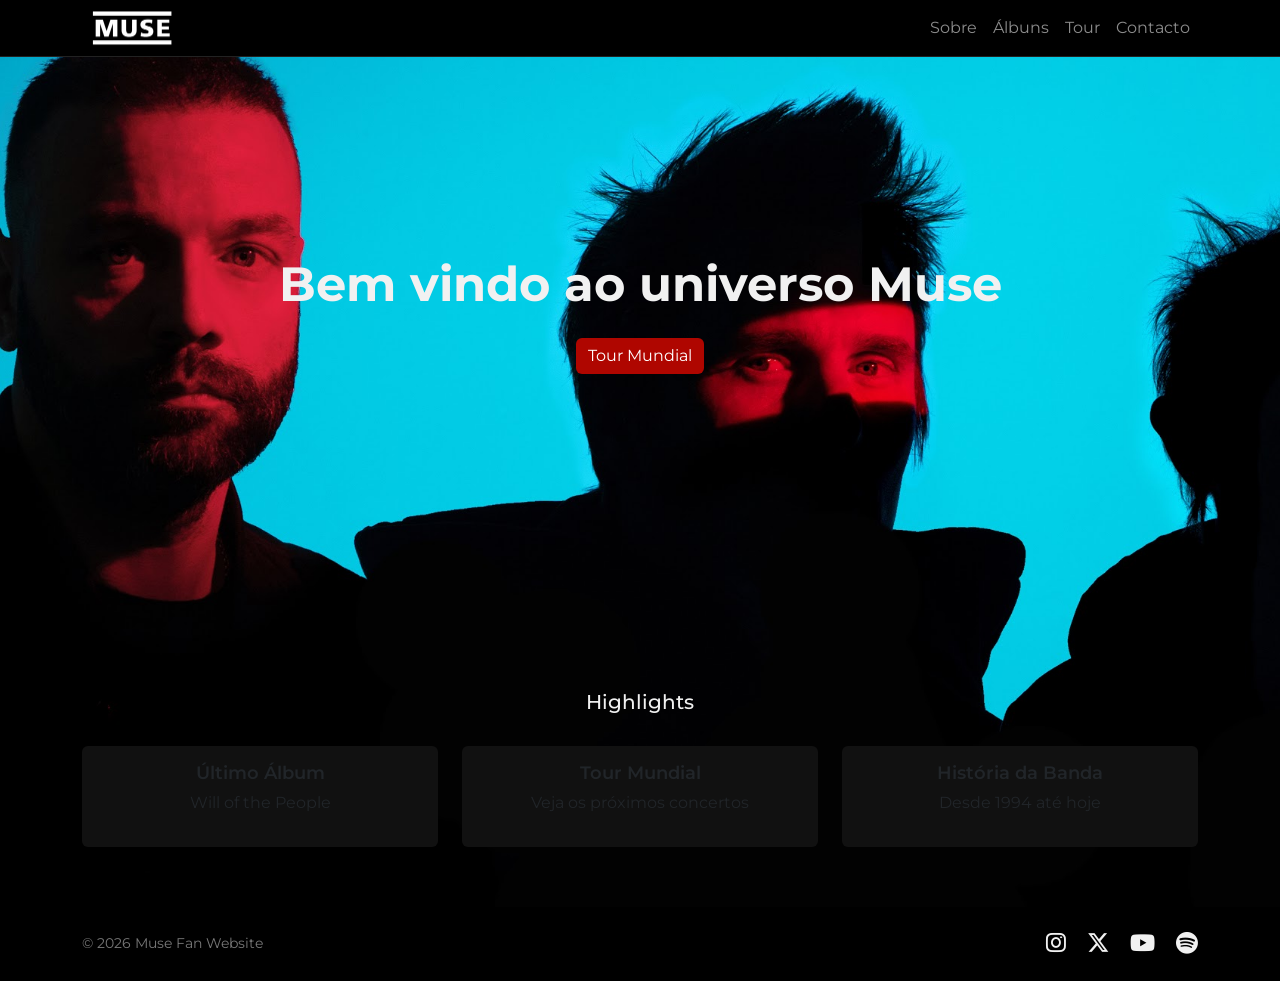
<file: index.html>
<!DOCTYPE html>
<html lang="pt-PT">
<head>
  <meta charset="UTF-8">
  <meta name="viewport" content="width=device-width, initial-scale=1.0">
  <meta name="description" content="Site da banda Muse com informações sobre álbuns, tours, história e novidades. Projeto de formação para curso de Full Stack Developer.">
  <meta name="keywords" content="Muse, banda Muse, rock alternativo, Muse oficial, álbuns Muse, tour Muse">
  <title>Muse | Home</title>
  <!-- Font Awesome -->
  <link rel="stylesheet" href="https://cdnjs.cloudflare.com/ajax/libs/font-awesome/6.5.1/css/all.min.css">
  <!-- Bootstrap -->
  <link href="https://cdn.jsdelivr.net/npm/bootstrap@5.3.2/dist/css/bootstrap.min.css" rel="stylesheet">
  <!-- CSS  Próprio -->
  <link rel="stylesheet" href="assets/css/style.css">
</head>

<body>

<!-- NAVBAR -->
 <header>
  <nav class="navbar navbar-expand-lg navbar-dark bg-black fixed-top">
    <div class="container">
      <a href="index.html"><img src="assets/img/logo.png" alt="Logo Muse" width="100" class="logo"></a>

      <button class="navbar-toggler" type="button" data-bs-toggle="collapse" data-bs-target="#menu">
        <span class="navbar-toggler-icon"></span>
      </button>
      
      <div class="collapse navbar-collapse" id="menu">
        <ul class="navbar-nav ms-auto">
          <li class="nav-item"><a class="nav-link" href="sobre.html">Sobre</a></li>
          <li class="nav-item"><a class="nav-link" href="albuns.html">Álbuns</a></li>
          <li class="nav-item"><a class="nav-link" href="tour.html">Tour</a></li>
          <li class="nav-item"><a class="nav-link" href="contacto.html">Contacto</a></li>
        </ul>
      </div>
    </div>
  </nav>
 </header>

<!-- BANNER (12 colunas) -->
 <main class="banner-main">
  <div class="banner">
    <div class="container">
      <div class="row">
        <div class="col-12 text-center">
          <h1>Bem vindo ao universo Muse</h1>
          <a href="tour.html" class="btn btn-muse mt-3">Tour Mundial</a>
        </div>
      </div>
    </div>
  </div>

<!-- DESTAQUES -->
 <section>
  <div class="container">
    
    <!-- Título -->
     <div class="row mb-4">
      <div class="col-12 text-center">
        <h2>Highlights</h2>
      </div>
    </div>
    
    <!-- Cards (4 + 4 + 4 = 12) -->
     <div class="row text-center">
      
      <div class="col-md-4">
        <div class="card p-3">
          <h3 class="card-title">Último Álbum</h3>
          <p>Will of the People</p>
        </div>
      </div>
      
      <div class="col-md-4">
        <div class="card p-3">
          <h3 class="card-title">Tour Mundial</h3>
          <p>Veja os próximos concertos</p>
        </div>
      </div>

      <div class="col-md-4">
        <div class="card p-3">
          <h3 class="card-title">História da Banda</h3>
          <p>Desde 1994 até hoje</p>
        </div>
      </div>

    </div>
  </div>
 </section>
</main>

<!-- FOOTER -->
<footer>
  <div class="container">
    <div class="row align-items-center">

      <!-- Texto (6 colunas) -->
      <div class="col-md-6 text-center text-md-start">
        <p class="mb-0">© 2026 Muse Fan Website</p>
      </div>
      
      <!-- Redes sociais (6 colunas) -->
       <div class="col-md-6 text-center text-md-end">
        <a href="https://www.instagram.com/muse" target="_blank" class="social-icon">
          <i class="fab fa-instagram"></i>
        </a>

        <a href="https://x.com/muse" target="_blank" class="social-icon">
          <i class="fab fa-x-twitter"></i>
        </a>

        <a href="https://www.youtube.com/muse" target="_blank" class="social-icon">
          <i class="fab fa-youtube"></i>
        </a>

        <a href="https://open.spotify.com/artist/12Chz98pHFMPJEknJQMWvI" target="_blank" class="social-icon">
          <i class="fab fa-spotify"></i>
        </a>
      </div>
    </div>
  </div>
</footer>

<!-- Bootstrap JS -->
<script src="https://cdn.jsdelivr.net/npm/bootstrap@5.3.2/dist/js/bootstrap.bundle.min.js"></script>

</body>
</html>
</file>
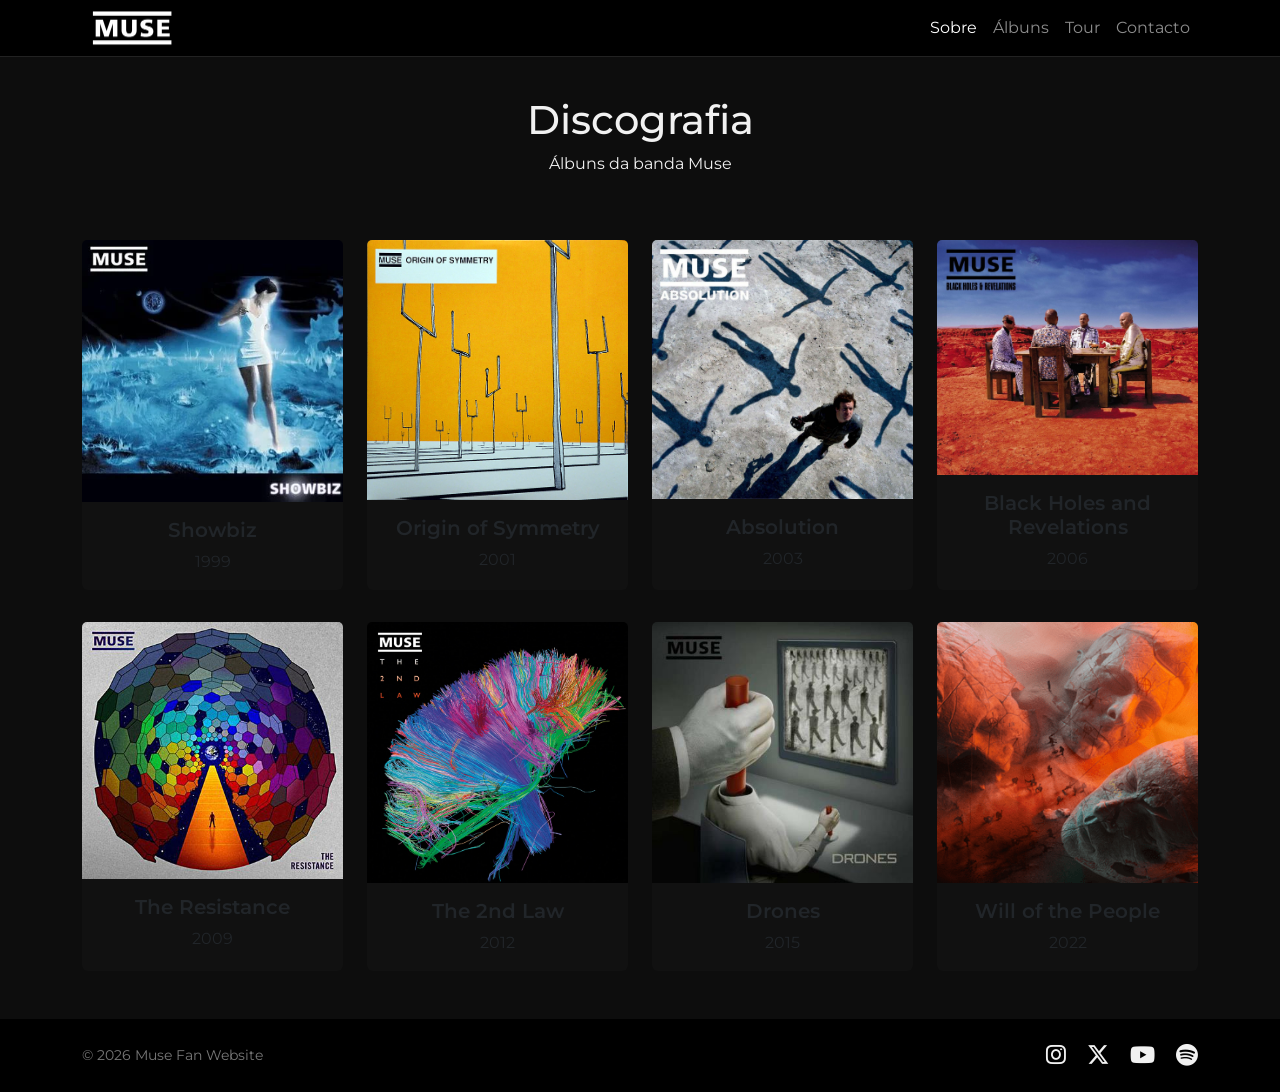
<file: albuns.html>
<!DOCTYPE html>
<html lang="pt-PT">
<head>
  <meta charset="UTF-8">
  <meta name="viewport" content="width=device-width, initial-scale=1.0">
  <title>Muse | Álbuns</title>
  <meta name="description" content="Discografia completa da banda Muse, com seus principais álbuns, anos de lançamento e informações sobre cada trabalho.">
  <meta name="keywords" content="álbuns Muse, discografia Muse, Origin of Symmetry, Absolution, Drones, Will of the People">
  <!-- Font Awesome -->
  <link rel="stylesheet" href="https://cdnjs.cloudflare.com/ajax/libs/font-awesome/6.5.1/css/all.min.css">
  <!-- Bootstrap CSS -->
  <link href="https://cdn.jsdelivr.net/npm/bootstrap@5.3.2/dist/css/bootstrap.min.css" rel="stylesheet">
  <!-- CSS próprio -->
  <link rel="stylesheet" href="assets/css/style.css">
</head>

<body>

  <!-- NAVBAR -->
   <header>
    <nav class="navbar navbar-expand-lg navbar-dark bg-black fixed-top">
      <div class="container">
        <a href="index.html"><img src="assets/img/logo.png" alt="Logo Muse" width="100" class="logo"></a>
        
        <button class="navbar-toggler" type="button" data-bs-toggle="collapse" data-bs-target="#menu">
          <span class="navbar-toggler-icon"></span>
        </button>
        
        <div class="collapse navbar-collapse" id="menu">
          <ul class="navbar-nav ms-auto">
            <li class="nav-item"><a class="nav-link active" href="sobre.html">Sobre</a></li>
            <li class="nav-item"><a class="nav-link" href="albuns.html">Álbuns</a></li>
            <li class="nav-item"><a class="nav-link" href="tour.html">Tour</a></li>
            <li class="nav-item"><a class="nav-link" href="contacto.html">Contacto</a></li>
          </ul>
        </div>
      </div>
    </nav>
   </header>

<!-- CONTEÚDO -->
<main class="container my-5 pt-5">

  <!-- TÍTULO (12 colunas) -->
  <div class="row mb-5">
    <div class="col-12 text-center">
      <h1>Discografia</h1>
      <p>Álbuns da banda Muse</p>
    </div>
  </div>

  <!-- ÁLBUNS - GRID 12 COLUNAS -->
  <!-- Cada card ocupa 3 colunas-->

  <div class="row g-4">

    <div class="col-md-3">
      <div class="card h-100 text-center">
        <img src="assets/img/showbiz.jpg" class="card-img-top" alt="Showbiz">
        <div class="card-body">
          <h2 class="card-title">Showbiz</h2>
          <p class="card-text">1999</p>
        </div>
      </div>
    </div>

    <div class="col-md-3">
      <div class="card h-100 text-center">
        <img src="assets/img/origin.jpeg" class="card-img-top" alt="Origin of Symmetry">
        <div class="card-body">
          <h2 class="card-title">Origin of Symmetry</h2>
          <p class="card-text">2001</p>
        </div>
      </div>
    </div>

    <div class="col-md-3">
      <div class="card h-100 text-center">
        <img src="assets/img/absolution.webp" class="card-img-top" alt="Absolution">
        <div class="card-body">
          <h2 class="card-title">Absolution</h2>
          <p class="card-text">2003</p>
        </div>
      </div>
    </div>

    <div class="col-md-3">
      <div class="card h-100 text-center">
        <img src="assets/img/blackholes.jpg" class="card-img-top" alt="Black Holes and Revelations">
        <div class="card-body">
          <h2 class="card-title">Black Holes and Revelations</h2>
          <p class="card-text">2006</p>
        </div>
      </div>
    </div>

  </div>

  <!-- SEGUNDA LINHA -->
  <div class="row g-4 mt-2">

    <div class="col-md-3">
      <div class="card h-100 text-center">
        <img src="assets/img/resistance.jpg" class="card-img-top" alt="The Resistance">
        <div class="card-body">
          <h2 class="card-title">The Resistance</h2>
          <p class="card-text">2009</p>
        </div>
      </div>
    </div>

    <div class="col-md-3">
      <div class="card h-100 text-center">
        <img src="assets/img/the2ndlaw.webp" class="card-img-top" alt="The 2nd Law">
        <div class="card-body">
          <h2 class="card-title">The 2nd Law</h2>
          <p class="card-text">2012</p>
        </div>
      </div>
    </div>

    <div class="col-md-3">
      <div class="card h-100 text-center">
        <img src="assets/img/drones.jpg" class="card-img-top" alt="Drones">
        <div class="card-body">
          <h2 class="card-title">Drones</h2>
          <p class="card-text">2015</p>
        </div>
      </div>
    </div>

    <div class="col-md-3">
      <div class="card h-100 text-center">
        <img src="assets/img/wotp.png" class="card-img-top" alt="Will of the People">
        <div class="card-body">
          <h2 class="card-title">Will of the People</h2>
          <p class="card-text">2022</p>
        </div>
      </div>
    </div>

  </div>

</main>

<!-- FOOTER -->
<footer>
  <div class="container">
    <div class="row align-items-center">

      <!-- Texto (6 colunas) -->
      <div class="col-md-6 text-center text-md-start">
        <p class="mb-0">© 2026 Muse Fan Website</p>
      </div>
      
      <!-- Redes sociais (6 colunas) -->
       <div class="col-md-6 text-center text-md-end">
        <a href="https://www.instagram.com/muse" target="_blank" class="social-icon">
          <i class="fab fa-instagram"></i>
        </a>

        <a href="https://x.com/muse" target="_blank" class="social-icon">
          <i class="fab fa-x-twitter"></i>
        </a>

        <a href="https://www.youtube.com/muse" target="_blank" class="social-icon">
          <i class="fab fa-youtube"></i>
        </a>

        <a href="https://open.spotify.com/artist/12Chz98pHFMPJEknJQMWvI" target="_blank" class="social-icon">
          <i class="fab fa-spotify"></i>
        </a>
      </div>
    </div>
  </div>
</footer>

<!-- Bootstrap JS -->
<script src="https://cdn.jsdelivr.net/npm/bootstrap@5.3.2/dist/js/bootstrap.bundle.min.js"></script>

</body>
</html>
</file>
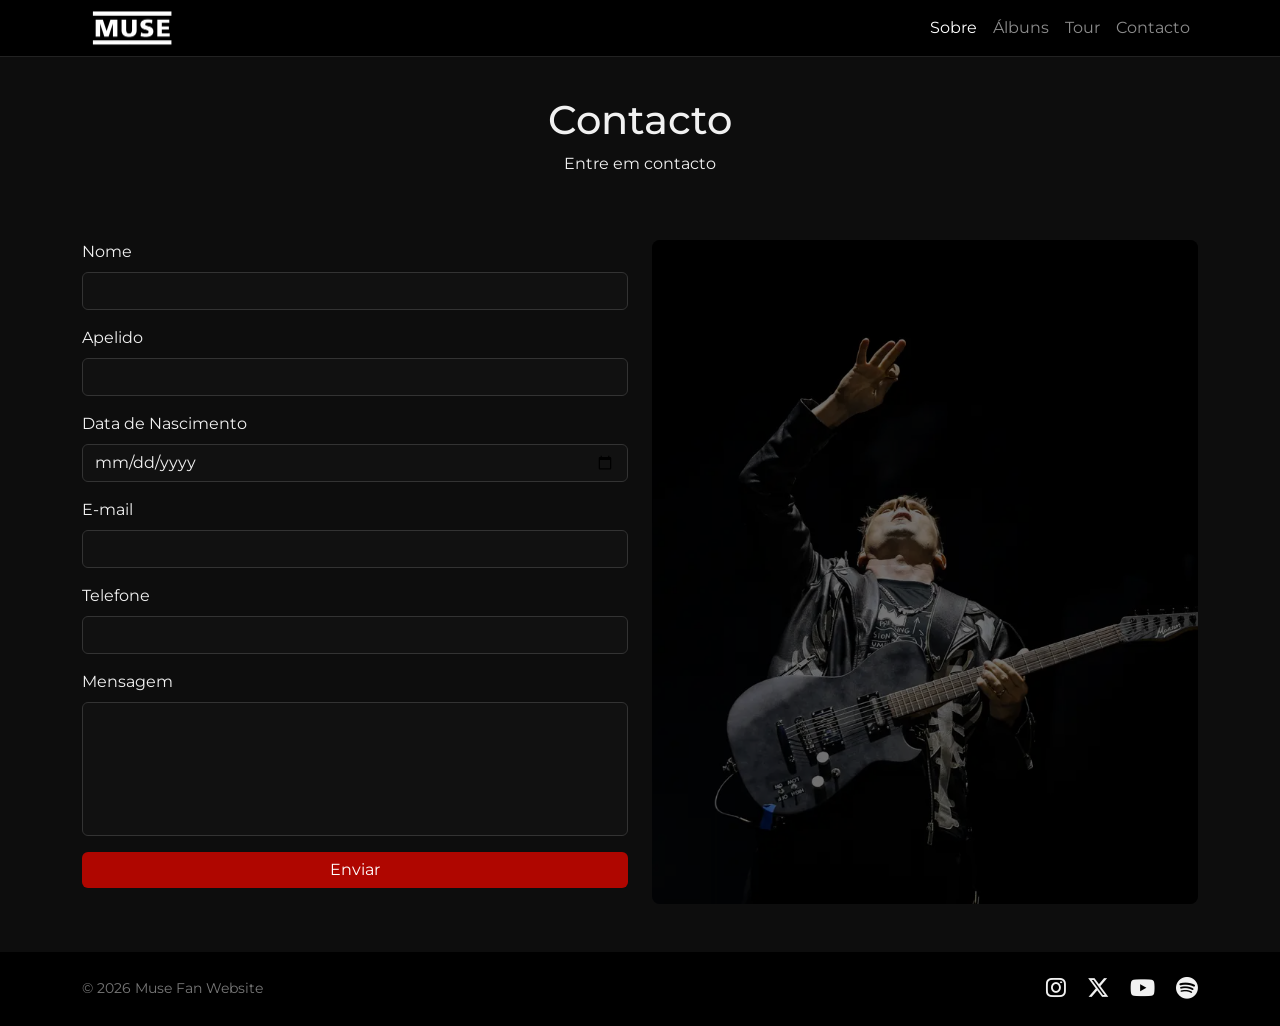
<file: contacto.html>
<!DOCTYPE html>
<html lang="pt-PT">
<head>
  <meta charset="UTF-8">
  <meta name="viewport" content="width=device-width, initial-scale=1.0">
  <title>Muse | Contacto</title>
  <meta name="description" content="Entre em contacto com a equipa do site da banda Muse. Envie sua mensagem através do formulário.">
  <meta name="keywords" content="contacto Muse, site Muse, formulário de contacto Muse">
  <!-- Font Awesome -->
  <link rel="stylesheet" href="https://cdnjs.cloudflare.com/ajax/libs/font-awesome/6.5.1/css/all.min.css">
  <!-- Bootstrap CSS -->
  <link href="https://cdn.jsdelivr.net/npm/bootstrap@5.3.2/dist/css/bootstrap.min.css" rel="stylesheet">
  <!-- CSS próprio -->
  <link rel="stylesheet" href="assets/css/style.css">
</head>

<body>

  <!-- NAVBAR -->
   <header>
    <nav class="navbar navbar-expand-lg navbar-dark bg-black fixed-top">
      <div class="container">
        <a href="index.html"><img src="assets/img/logo.png" alt="Logo Muse" width="100" class="logo"></a>
        
        <button class="navbar-toggler" type="button" data-bs-toggle="collapse" data-bs-target="#menu">
          <span class="navbar-toggler-icon"></span>
        </button>
        
        <div class="collapse navbar-collapse" id="menu">
          <ul class="navbar-nav ms-auto">
            <li class="nav-item"><a class="nav-link active" href="sobre.html">Sobre</a></li>
            <li class="nav-item"><a class="nav-link" href="albuns.html">Álbuns</a></li>
            <li class="nav-item"><a class="nav-link" href="tour.html">Tour</a></li>
            <li class="nav-item"><a class="nav-link" href="contacto.html">Contacto</a></li>
          </ul>
        </div>
      </div>
    </nav>
   </header>

<!-- CONTEÚDO -->
<main class="container my-5 pt-5">

  <!-- TÍTULO -->
  <div class="row mb-5">
    <div class="col-12 text-center">
      <h1>Contacto</h1>
      <p>Entre em contacto</p>
    </div>
  </div>

  <!-- GRID PRINCIPAL -->
  <div class="row">

    <!-- FORMULÁRIO (6 colunas) -->
    <div class="col-md-6">

      <form id="formContato" novalidate>

        <div class="mb-3">
          <label class="form-label">Nome</label>
          <input type="text" id="nome" class="form-control">
          <small class="text-danger" id="erroNome"></small>
        </div>

        <div class="mb-3">
          <label class="form-label">Apelido</label>
          <input type="text" id="apelido" class="form-control">
          <small class="text-danger" id="erroApelido"></small>
        </div>

        <div class="mb-3">
          <label class="form-label">Data de Nascimento</label>
          <input type="date" id="data" class="form-control">
          <small class="text-danger" id="erroData"></small>
        </div>

        <div class="mb-3">
          <label class="form-label">E-mail</label>
          <input type="email" id="email" class="form-control">
          <small class="text-danger" id="erroEmail"></small>
        </div>

        <div class="mb-3">
          <label class="form-label">Telefone</label>
          <input type="tel" id="telefone" class="form-control">
          <small class="text-danger" id="erroTelefone"></small>
        </div>

        <div class="mb-3">
          <label class="form-label">Mensagem</label>
          <textarea id="mensagem" class="form-control" rows="5"></textarea>
          <small class="text-danger" id="erroMensagem"></small>
        </div>

        <button type="submit" class="btn btn-muse w-100">Enviar</button>

        <div class="mt-3">
          <p id="sucesso" class="text-success fw-bold"></p>
        </div>

      </form>

    </div>

    <!-- IMAGEM COM OVERLAY (6 colunas) -->
     <div class="col-md-6 d-flex align-items-stretch">
      <div class="image-overlay">
        <img 
        src="assets/img/muse-contacto.webp" 
        alt="Muse show">
        <div class="overlay"></div>
      </div>
    </div>
  
  </div>

</main>

<!-- FOOTER -->
<footer>
  <div class="container">
    <div class="row align-items-center">

      <!-- Texto (6 colunas) -->
      <div class="col-md-6 text-center text-md-start">
        <p class="mb-0">© 2026 Muse Fan Website</p>
      </div>
      
      <!-- Redes sociais (6 colunas) -->
       <div class="col-md-6 text-center text-md-end">
        <a href="https://www.instagram.com/muse" target="_blank" class="social-icon">
          <i class="fab fa-instagram"></i>
        </a>

        <a href="https://x.com/muse" target="_blank" class="social-icon">
          <i class="fab fa-x-twitter"></i>
        </a>

        <a href="https://www.youtube.com/muse" target="_blank" class="social-icon">
          <i class="fab fa-youtube"></i>
        </a>

        <a href="https://open.spotify.com/artist/12Chz98pHFMPJEknJQMWvI" target="_blank" class="social-icon">
          <i class="fab fa-spotify"></i>
        </a>
      </div>
    </div>
  </div>
</footer>

<!-- JavaScript -->
<script src="assets/js/script.js"></script>

</body>
</html>
</file>
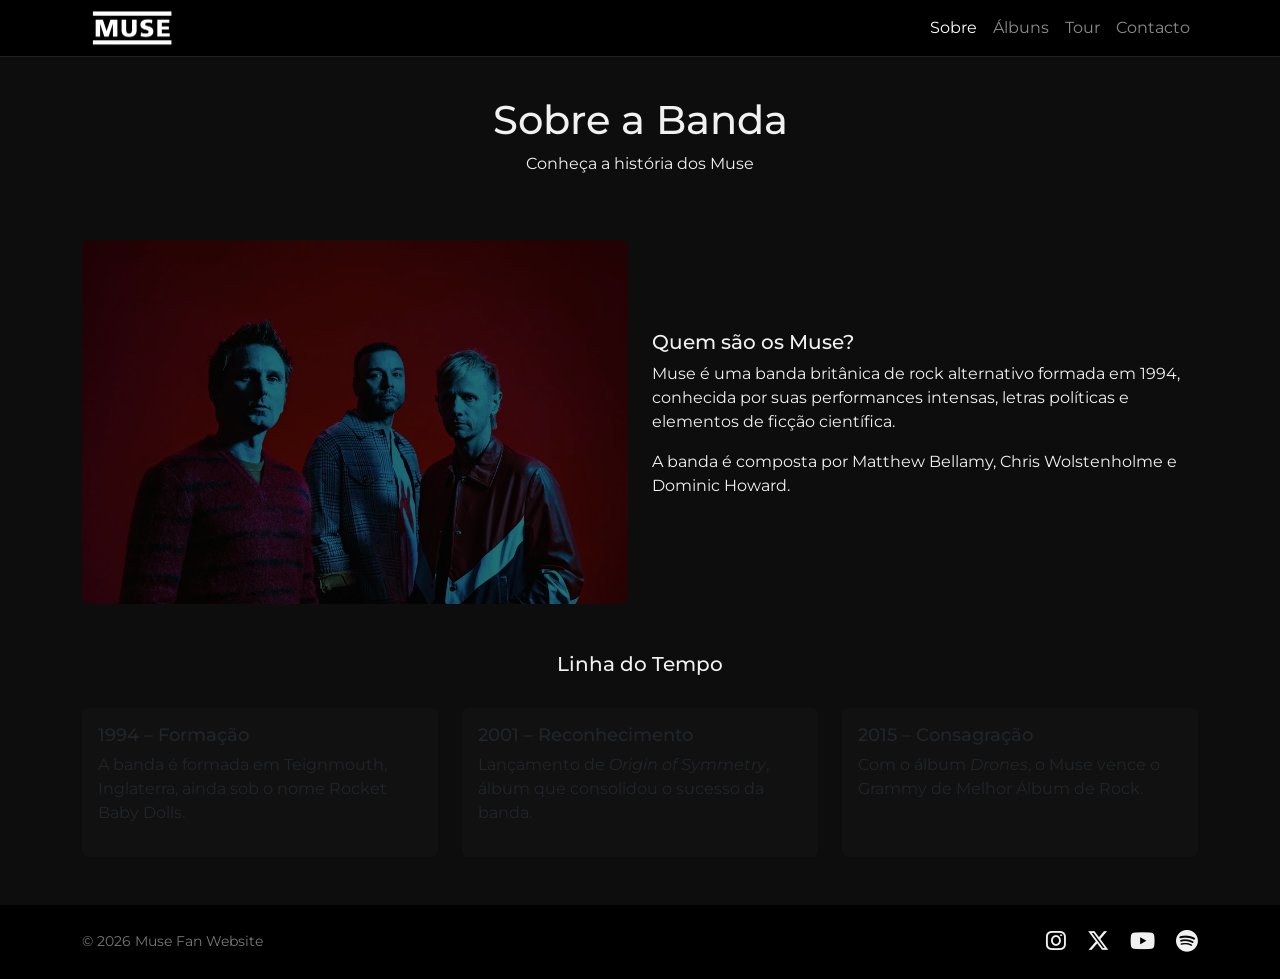
<file: sobre.html>
<!DOCTYPE html>
<html lang="pt-PT">
<head>
  <meta charset="UTF-8">
  <meta name="viewport" content="width=device-width, initial-scale=1.0">
  <title>Muse | Sobre</title>
  <meta name="description" content="Conheça a história da banda Muse, sua formação, principais marcos da carreira e curiosidades sobre o grupo britânico de rock alternativo.">
  <meta name="keywords" content="história dos Muse, banda Muse, integrantes Muse, rock britânico, Muse biografia">
  <!-- Font Awesome -->
  <link rel="stylesheet" href="https://cdnjs.cloudflare.com/ajax/libs/font-awesome/6.5.1/css/all.min.css">
  <!-- Bootstrap CSS -->
  <link href="https://cdn.jsdelivr.net/npm/bootstrap@5.3.2/dist/css/bootstrap.min.css" rel="stylesheet">
  <!-- CSS próprio -->
  <link rel="stylesheet" href="assets/css/style.css">
</head>

<body>

  <!-- NAVBAR -->
   <header>
    <nav class="navbar navbar-expand-lg navbar-dark bg-black fixed-top">
      <div class="container">
        <a href="index.html"><img src="assets/img/logo.png" alt="Logo Muse" width="100" class="logo"></a>
        
        <button class="navbar-toggler" type="button" data-bs-toggle="collapse" data-bs-target="#menu">
          <span class="navbar-toggler-icon"></span>
        </button>
        
        <div class="collapse navbar-collapse" id="menu">
          <ul class="navbar-nav ms-auto">
            <li class="nav-item"><a class="nav-link active" href="sobre.html">Sobre</a></li>
            <li class="nav-item"><a class="nav-link" href="albuns.html">Álbuns</a></li>
            <li class="nav-item"><a class="nav-link" href="tour.html">Tour</a></li>
            <li class="nav-item"><a class="nav-link" href="contacto.html">Contacto</a></li>
          </ul>
        </div>
      </div>
    </nav>
   </header>

<!-- CONTEÚDO -->
<main class="container my-5 pt-5">

  <!-- TÍTULO (12 colunas) -->
  <div class="row mb-5">
    <div class="col-12 text-center">
      <h1>Sobre a Banda</h1>
      <p>Conheça a história dos Muse</p>
    </div>
  </div>

  <!-- INTRODUÇÃO (6 + 6 = 12) -->
  <div class="row align-items-center mb-5">

    <!-- IMAGEM COM OVERLAY (6 colunas) -->
     <div class="col-md-6 d-flex align-items-stretch">
      <div class="image-overlay">
        <img 
        src="assets/img/muse-band.webp" 
        alt="Integrantes da banda Muse">
        <div class="overlay"></div>
      </div>
    </div>

    <div class="col-md-6">
      <h2>Quem são os Muse?</h2>
      <p>
        Muse é uma banda britânica de rock alternativo formada em 1994,
        conhecida por suas performances intensas, letras políticas e
        elementos de ficção científica.
      </p>
      <p>
        A banda é composta por Matthew Bellamy, Chris Wolstenholme
        e Dominic Howard.
      </p>
    </div>

  </div>

  <!-- LINHA DO TEMPO -->
  <div class="row mb-4">
    <div class="col-12 text-center">
      <h2>Linha do Tempo</h2>
    </div>
  </div>

  <!-- TIMELINE (4 + 4 + 4 = 12) -->
  <div class="row g-4">

    <div class="col-md-4">
      <div class="card h-100 p-3">
        <h3>1994 – Formação</h3>
        <p>
          A banda é formada em Teignmouth, Inglaterra,
          ainda sob o nome Rocket Baby Dolls.
        </p>
      </div>
    </div>

    <div class="col-md-4">
      <div class="card h-100 p-3">
        <h3>2001 – Reconhecimento</h3>
        <p>
          Lançamento de <em>Origin of Symmetry</em>,
          álbum que consolidou o sucesso da banda.
        </p>
      </div>
    </div>

    <div class="col-md-4">
      <div class="card h-100 p-3">
        <h3>2015 – Consagração</h3>
        <p>
          Com o álbum <em>Drones</em>, o Muse vence o
          Grammy de Melhor Álbum de Rock.
        </p>
      </div>
    </div>

  </div>

</main>

<!-- FOOTER -->
<footer>
  <div class="container">
    <div class="row align-items-center">

      <!-- Texto (6 colunas) -->
      <div class="col-md-6 text-center text-md-start">
        <p class="mb-0">© 2026 Muse Fan Website</p>
      </div>
      
      <!-- Redes sociais (6 colunas) -->
       <div class="col-md-6 text-center text-md-end">
        <a href="https://www.instagram.com/muse" target="_blank" class="social-icon">
          <i class="fab fa-instagram"></i>
        </a>

        <a href="https://x.com/muse" target="_blank" class="social-icon">
          <i class="fab fa-x-twitter"></i>
        </a>

        <a href="https://www.youtube.com/muse" target="_blank" class="social-icon">
          <i class="fab fa-youtube"></i>
        </a>

        <a href="https://open.spotify.com/artist/12Chz98pHFMPJEknJQMWvI" target="_blank" class="social-icon">
          <i class="fab fa-spotify"></i>
        </a>
      </div>
    </div>
  </div>
</footer>

<!-- Bootstrap JS -->
<script src="https://cdn.jsdelivr.net/npm/bootstrap@5.3.2/dist/js/bootstrap.bundle.min.js"></script>

</body>
</html>
</file>
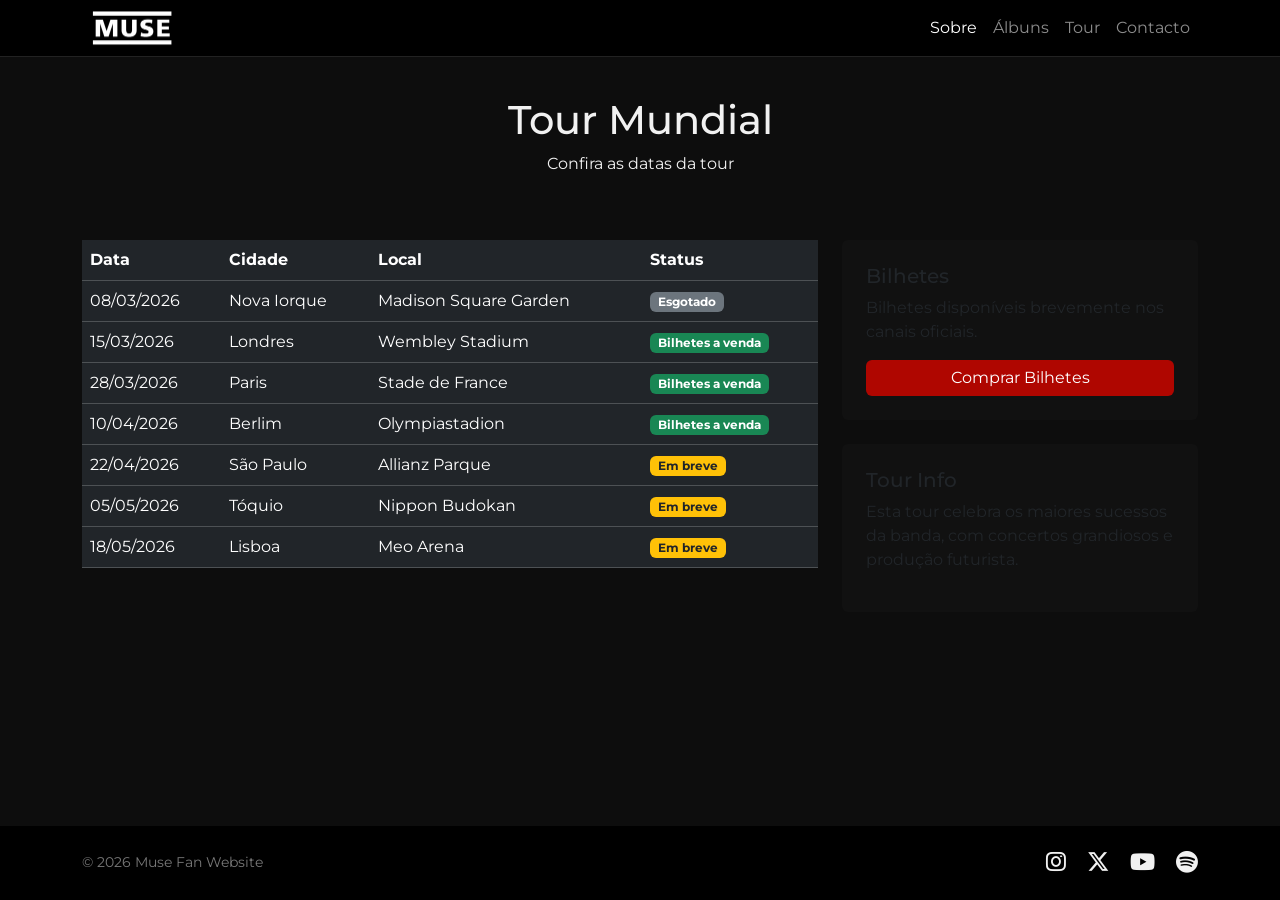
<file: tour.html>
<!DOCTYPE html>
<html lang="pt-PT">
<head>
  <meta charset="UTF-8">
  <meta name="viewport" content="width=device-width, initial-scale=1.0">
  <title>Muse | Tour</title>
  <meta name="description" content="Confira as datas da tour mundial dos Muse, locais dos concertos e informações sobre bilhetes e apresentações ao redor do mundo.">
  <meta name="keywords" content="tour Muse, Muse tour dates, concertos Muse, Muse ao vivo">
  <!-- Font Awesome -->
  <link rel="stylesheet" href="https://cdnjs.cloudflare.com/ajax/libs/font-awesome/6.5.1/css/all.min.css">
  <!-- Bootstrap CSS -->
  <link href="https://cdn.jsdelivr.net/npm/bootstrap@5.3.2/dist/css/bootstrap.min.css" rel="stylesheet">
  <!-- CSS próprio -->
  <link rel="stylesheet" href="assets/css/style.css">
</head>

<body>

  <!-- NAVBAR -->
   <header>
    <nav class="navbar navbar-expand-lg navbar-dark bg-black fixed-top">
      <div class="container">
        <a href="index.html"><img src="assets/img/logo.png" alt="Logo Muse" width="100" class="logo"></a>
        
        <button class="navbar-toggler" type="button" data-bs-toggle="collapse" data-bs-target="#menu">
          <span class="navbar-toggler-icon"></span>
        </button>
        
        <div class="collapse navbar-collapse" id="menu">
          <ul class="navbar-nav ms-auto">
            <li class="nav-item"><a class="nav-link active" href="sobre.html">Sobre</a></li>
            <li class="nav-item"><a class="nav-link" href="albuns.html">Álbuns</a></li>
            <li class="nav-item"><a class="nav-link" href="tour.html">Tour</a></li>
            <li class="nav-item"><a class="nav-link" href="contacto.html">Contacto</a></li>
          </ul>
        </div>
      </div>
    </nav>
   </header>

<!-- CONTEÚDO -->
<main class="container my-5 pt-5">

  <!-- TÍTULO (12 colunas) -->
  <div class="row mb-5">
    <div class="col-12 text-center">
      <h1>Tour Mundial</h1>
      <p>Confira as datas da tour</p>
    </div>
  </div>

  <!-- GRID PRINCIPAL -->
  <div class="row">

    <!-- LISTA DE CONCERTOS (8 colunas) -->
    <div class="col-md-8">

      <div class="table-responsive">
        <table class="table table-dark table-hover align-middle">
          <thead>
            <tr>
              <th>Data</th>
              <th>Cidade</th>
              <th>Local</th>
              <th>Status</th>
            </tr>
          </thead>
          <tbody>
            <tr>
              <td>08/03/2026</td>
              <td>Nova Iorque</td>
              <td>Madison Square Garden</td>
              <td><span class="badge bg-secondary">Esgotado</span></td>
            </tr>
            <tr>
              <td>15/03/2026</td>
              <td>Londres</td>
              <td>Wembley Stadium</td>
              <td><span class="badge bg-success">Bilhetes a venda</span></td>
            </tr>
            <tr>
              <td>28/03/2026</td>
              <td>Paris</td>
              <td>Stade de France</td>
              <td><span class="badge bg-success">Bilhetes a venda</span></td>
            </tr>
            <tr>
              <td>10/04/2026</td>
              <td>Berlim</td>
              <td>Olympiastadion</td>
              <td><span class="badge bg-success">Bilhetes a venda</span></td>
            </tr>
            <tr>
              <td>22/04/2026</td>
              <td>São Paulo</td>
              <td>Allianz Parque</td>
              <td><span class="badge bg-warning text-dark">Em breve</span></td>
            </tr>
            <tr>
              <td>05/05/2026</td>
              <td>Tóquio</td>
              <td>Nippon Budokan</td>
              <td><span class="badge bg-warning text-dark">Em breve</span></td>
            </tr>
            <tr>
              <td>18/05/2026</td>
              <td>Lisboa</td>
              <td>Meo Arena</td>
              <td><span class="badge bg-warning text-dark">Em breve</span></td>
            </tr>

          </tbody>
        </table>
      </div>

    </div>

    <!-- INFORMAÇÕES EXTRAS (4 colunas) -->
    <div class="col-md-4">

      <div class="card p-4 mb-4">
        <h2>Bilhetes</h2>
        <p>Bilhetes disponíveis brevemente nos canais oficiais.</p>
        <a href="#" class="btn btn-muse w-100">Comprar Bilhetes</a>
      </div>

      <div class="card p-4">
        <h2>Tour Info</h2>
        <p>
          Esta tour celebra os maiores sucessos da banda,
          com concertos grandiosos e produção futurista.
        </p>
      </div>

    </div>

  </div>

</main>

<!-- FOOTER -->
<footer>
  <div class="container">
    <div class="row align-items-center">

      <!-- Texto (6 colunas) -->
      <div class="col-md-6 text-center text-md-start">
        <p class="mb-0">© 2026 Muse Fan Website</p>
      </div>
      
      <!-- Redes sociais (6 colunas) -->
       <div class="col-md-6 text-center text-md-end">
        <a href="https://www.instagram.com/muse" target="_blank" class="social-icon">
          <i class="fab fa-instagram"></i>
        </a>

        <a href="https://x.com/muse" target="_blank" class="social-icon">
          <i class="fab fa-x-twitter"></i>
        </a>

        <a href="https://www.youtube.com/muse" target="_blank" class="social-icon">
          <i class="fab fa-youtube"></i>
        </a>

        <a href="https://open.spotify.com/artist/12Chz98pHFMPJEknJQMWvI" target="_blank" class="social-icon">
          <i class="fab fa-spotify"></i>
        </a>
      </div>
    </div>
  </div>
</footer>

<!-- Bootstrap JS -->
<script src="https://cdn.jsdelivr.net/npm/bootstrap@5.3.2/dist/js/bootstrap.bundle.min.js"></script>

</body>
</html>
</file>
<file: assets/css/style.css>
/* Fonte */
@import url('https://fonts.googleapis.com/css2?family=Montserrat:wght@300;400;600;700&display=swap');

/* Reset e Layout Básico */
html, body {
  height: 100%;
}

main {
  flex: 1;
}

body {
  display: flex;
  flex-direction: column;
  font-family: 'Montserrat', sans-serif;
  background-color: #0d0d0d;
  color: #f1f1f1;
}

/* Navbar */
.navbar {
  border-bottom: 1px solid #222;
}

/* Banner */
.banner {
  height: 70vh;
  display: flex;
  align-items: center;
}

.banner-main {
  background: url("../img/banner-muse.jpg") center/cover no-repeat;
}

.banner h1 {
  font-size: 3rem;
  font-weight: 700;
}

.banner p {
  font-size: 1.2rem;
  color: #ccc;
}

/* Secções */
section {
  padding: 60px 0;
}

/* Cards */
.card {
  background-color: #111;
  border: none;
  transition: transform 0.3s ease;
}

.card:hover {
  transform: scale(1.05);
}

.card-title {
  font-weight: 600;
}

/* Botões */
.btn-muse {
  background-color: #af0600;
  color: #fff;
  border: none;
}

.btn-muse:hover {
  background-color: #ff1e1e;
  transform: scale(1.05);
  transition-duration: 0.3s;
}

/* Footer */
footer {
  background-color: #000;
  padding: 20px 0;
  text-align: center;
  font-size: 0.9rem;
  color: #777;
}

/* Logo */
.logo:hover {
  transform: scale(1.05);
  transition-duration: 0.3s;
}

/* Ícones Sociais */
.social-icon {
  color: #f1f1f1;
  font-size: 1.4rem;
  margin-left: 15px;
  transition: color 0.3s ease, transform 0.3s ease;
  text-decoration: none;
}

.social-icon:hover {
  color: #e10600;
  transform: scale(1.2);
}

/* Container da imagem */
.image-overlay {
  position: relative;
  width: 100%;
  overflow: hidden;
  border-radius: 8px;
  animation: fadeZoom 1.8s ease forwards;
}

/* Imagem */
.image-overlay img {
  width: 100%;
  height: 100%;
  object-fit: cover;
  display: block;
}

/* Overlay escuro */
.image-overlay .overlay {
  position: absolute;
  inset: 0;
  background: rgba(0, 0, 0, 0.55);
}

/* Animação ao carregar */
@keyframes fadeZoom {
  from {
    opacity: 0;
    transform: scale(1.05);
  }
  to {
    opacity: 1;
    transform: scale(1);
  }
}

/* Inputs e textarea - tema dark */
.form-control {
  background-color: #111;
  color: #f1f1f1;
  border: 1px solid #333;
}

/* Placeholder */
.form-control::placeholder {
  color: #777;
}

/* Foco (quando clica) */
.form-control:focus {
  background-color: #111;
  color: #fff;
  border-color: #e10600;
  box-shadow: 0 0 0 0.15rem rgba(225, 6, 0, 0.25);
}

/* Textarea específico */
textarea.form-control {
  resize: none;
}

/* Ajustes para ecrãs pequenos (mobile) */
@media (max-width: 768px) {

  h1 {
    font-size: 2rem;
  }

  .banner {
    height: 50vh;
  }

  footer {
    text-align: center;
  }

  .social-icon {
    margin: 0 10px;
  }
}

h2 {
  font-size: 1.25rem; /* tamanho típico de h4 */
}

h3 {
  font-size: 1.1rem;
}
</file>
